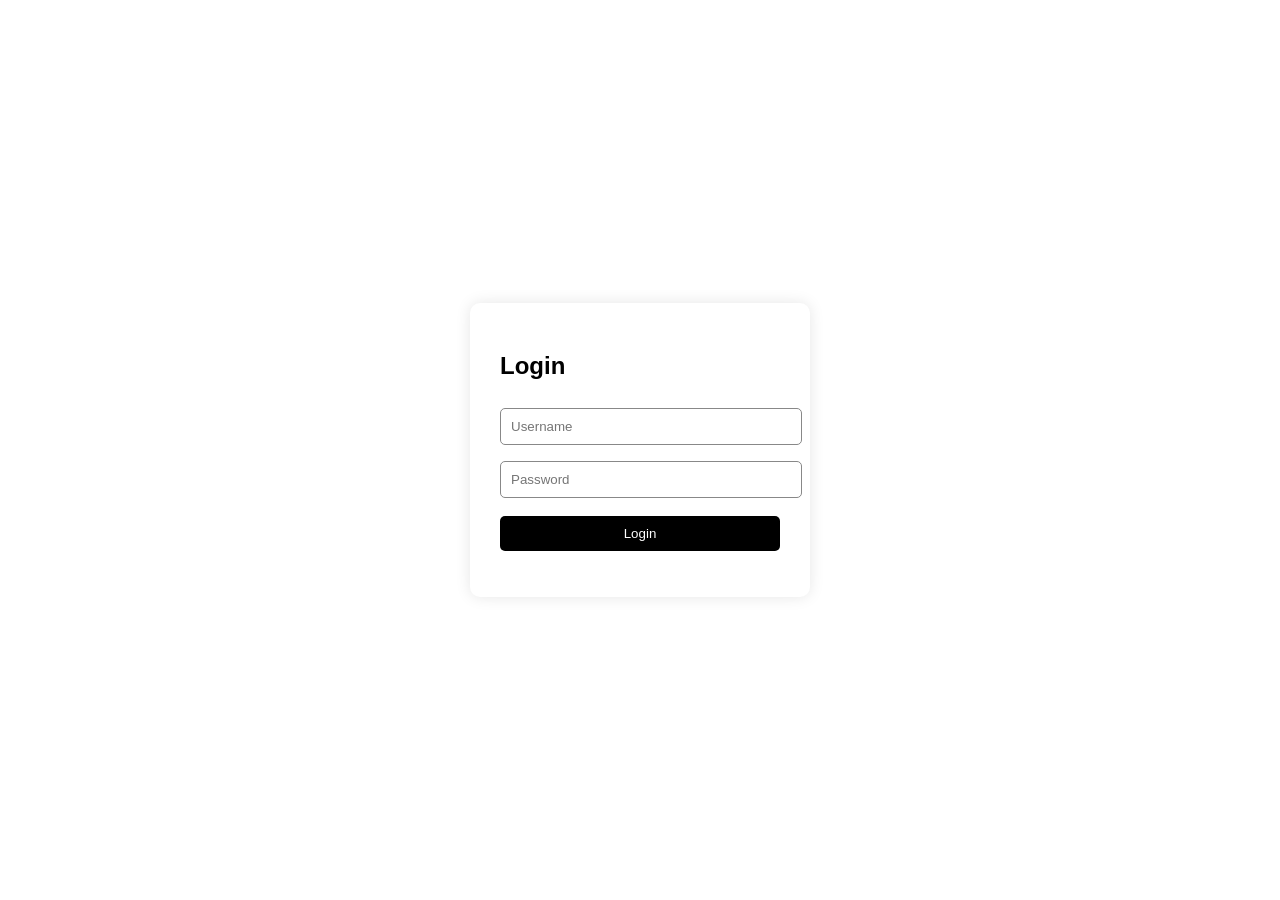
<file: index.html>
<!DOCTYPE html>
<html>
<head>
    <title>Simple Login</title>
    <link rel="stylesheet" href="style.css">
</head>
<body>

<div class="box">
    <h2>Login</h2>

    <form onsubmit="return checkLogin()">
        <input id="username" type="text" placeholder="Username">
        <input id="password" type="password" placeholder="Password">
        <button type="submit">Login</button>
    </form>

    <p id="msg"></p>
</div>

<script src="script.js"></script>
</body>
</html>
</file>
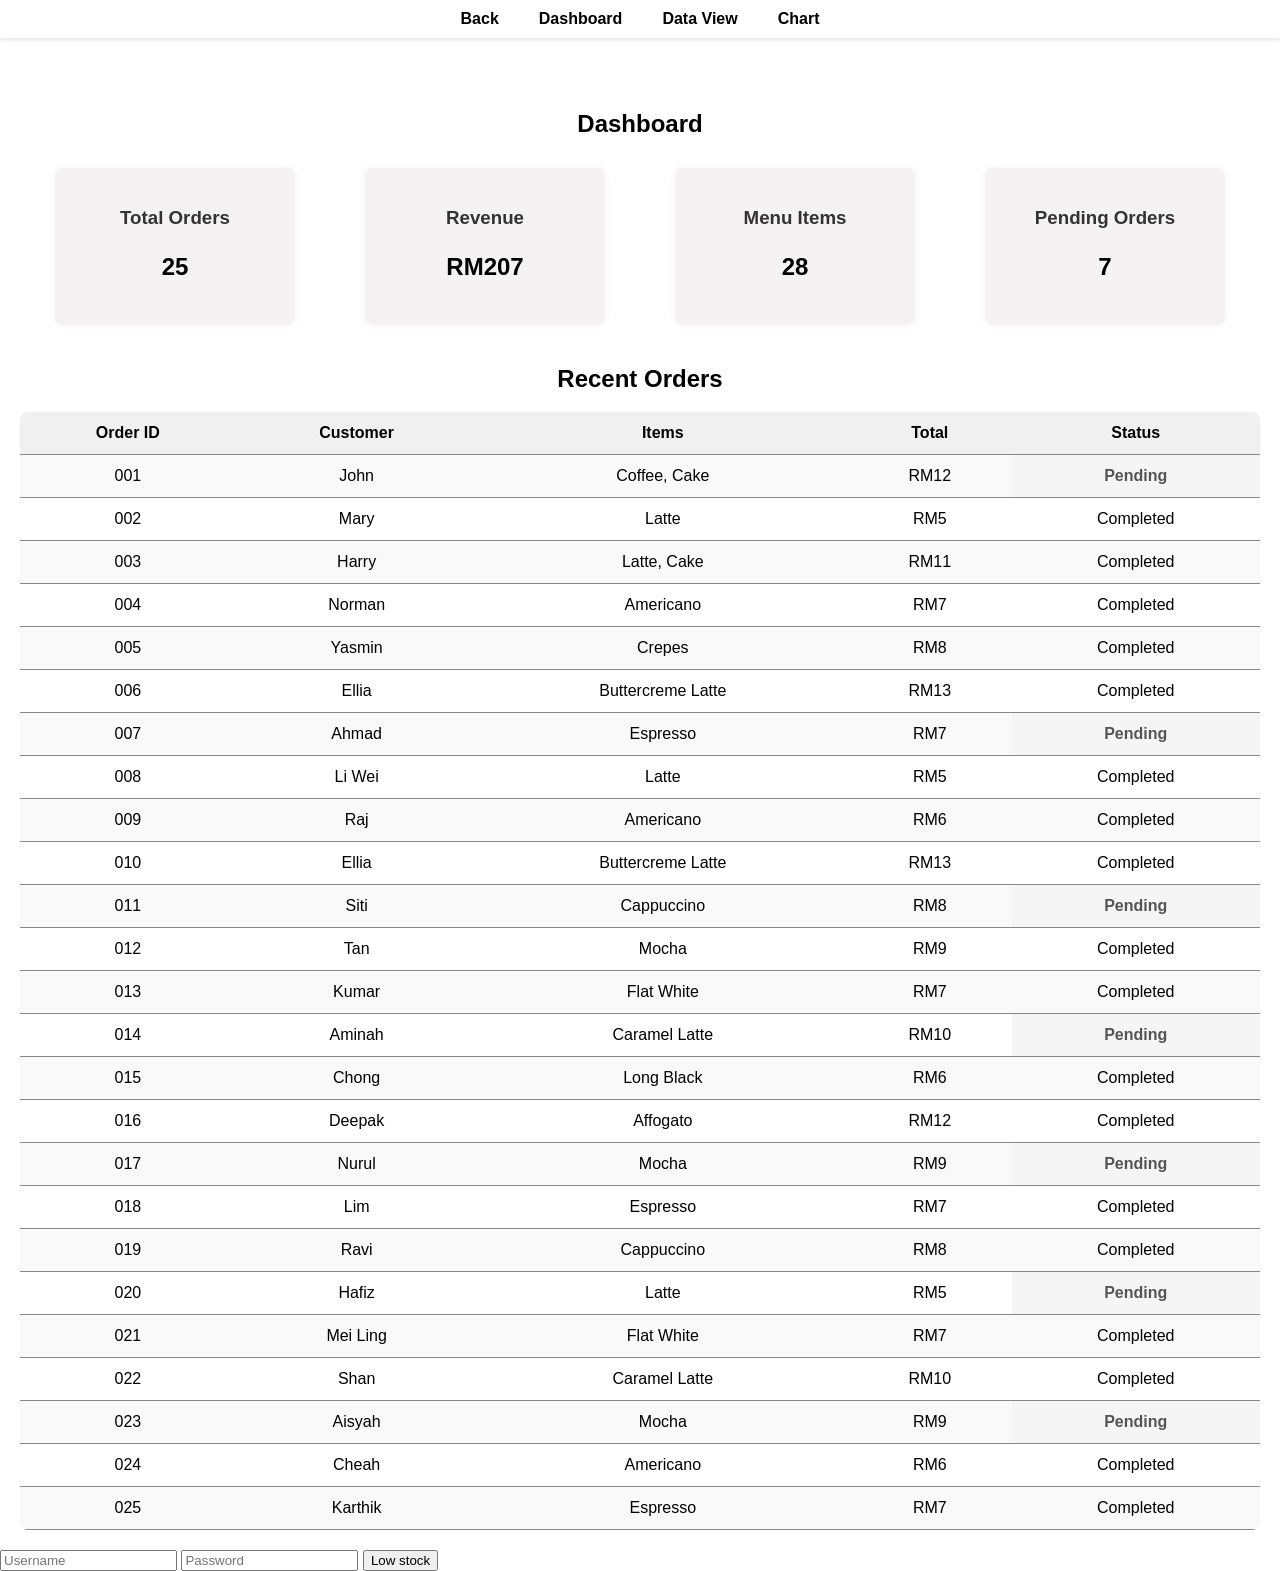
<file: dashboard.html>
<!DOCTYPE html>
<html lang="en">
<head>
<meta charset="UTF-8">
<meta name="viewport" content="width=device-width, initial-scale=1.0">
<title>Dashboard</title>
<style>
/* Body */
body {
    font-family: Arial, sans-serif;
    background: #ffffff; /* putih bersih */
    margin: 0;
    padding: 0;
}

/* Navbar */
nav {
    background-color: #ffffff; /* putih */
    padding: 10px 0;
    position: fixed;
    top: 0;
    width: 100%;
    z-index: 1000;
    box-shadow: 0 2px 4px rgba(0,0,0,0.1); /* soft shadow */
}
nav ul {
    list-style: none;
    display: flex;
    justify-content: center;
    margin: 0;
    padding: 0;
}
nav ul li { margin: 0 20px; }
nav ul li a {
    color: #000000; /* hitam */
    text-decoration: none;
    font-weight: bold;
    font-size: 16px;
}
nav ul li a:hover { 
    text-decoration: underline; 
    color: #555555; /* hover gray */
}

/* Main Section */
section {
    padding: 20px;
    margin-top: 70px; /* space for fixed navbar */
}

/* Headings */
h1, h2 { 
    color: #000000; 
    text-align: center; 
}

/* Summary Cards */
.summary-cards {
    display: flex;
    justify-content: space-around;
    flex-wrap: wrap;
    margin-bottom: 30px;
}
.card {
    background: #f4f2f2; /* putih */
    padding: 20px;
    width: 200px;
    border-radius: 8px;
    text-align: center;
    box-shadow: 0 0 10px rgba(0,0,0,0.05); /* soft shadow */
    margin: 10px;
}
.card h3 { 
    margin-bottom: 10px; 
    color: #333333; 
}
.card p { 
    font-size: 24px; 
    font-weight: bold; 
    color: #000000; 
}

/* Orders Table */
.orders-table table {
    width: 100%;
    border-collapse: collapse;
    background: #ffffff;
    border-radius: 8px;
    overflow: hidden;
}
.orders-table th, .orders-table td {
    padding: 12px;
    text-align: center;
    border-bottom: 1px solid #888888; /* slightly darker gray for visibility */
}
.orders-table th {
    background: #f0f0f0; /* subtle gray header */
    color: #000000; 
}
.orders-table tr:nth-child(even) { 
    background: #f9f9f9; 
}

/* Highlight Pending Orders */
.orders-table td.status-pending {
    background-color: #f5f5f5; /* light gray instead of yellow */
    color: #555555;
    font-weight: bold;
}

</style>
</head>
<body>

<!-- Navbar -->
<nav>
    <ul>
        <li><a href="welcome.html">Back</a></li>
        <li><a href="dashboard.html">Dashboard</a></li>
        <li><a href="dataview.html">Data View</a></li>
        <li><a href="charts.html">Chart</a></li>
        
    </ul>
</nav>

<!-- Dashboard Section -->
<section id="dashboard">
    <h1>Dashboard</h1>

    <!-- Summary Cards -->
    <div class="summary-cards">
        <div class="card"><h3>Total Orders</h3><p>25</p></div>
        <div class="card"><h3>Revenue</h3><p>RM207</p></div>
        <div class="card"><h3>Menu Items</h3><p>28</p></div>
        <div class="card"><h3>Pending Orders</h3><p>7</p></div>
    </div>

    <!-- Recent Orders Table -->
    <h2>Recent Orders</h2>
    <div class="orders-table">
        <table>
            <tr>
                <th>Order ID</th>
                <th>Customer</th>
                <th>Items</th>
                <th>Total</th>
                <th>Status</th>
            </tr>
            <tr>
                <td>001</td>
                <td>John</td>
                <td>Coffee, Cake</td>
                <td>RM12</td>
                <td class="status-pending">Pending</td>
            </tr>
            <tr>
                <td>002</td>
                <td>Mary</td>
                <td>Latte</td>
                <td>RM5</td>
                <td>Completed</td>
            </tr>
            <tr>
                <td>003</td>
                <td>Harry</td>
                <td>Latte, Cake</td>
                <td>RM11</td>
                <td>Completed</td>
            </tr>
            <tr>
                <td>004</td>
                <td>Norman</td>
                <td>Americano</td>
                <td>RM7</td>
                <td>Completed</td>
            </tr>
            <tr>
                <td>005</td>
                <td>Yasmin</td>
                <td>Crepes</td>
                <td>RM8</td>
                <td>Completed</td>
            </tr>
            <tr>
                <td>006</td>
                <td>Ellia</td>
                <td>Buttercreme Latte</td>
                <td>RM13</td>
                <td>Completed</td>
            </tr>
            <tr>
                <td>007</td>
                <td>Ahmad</td>
                <td>Espresso</td>
                <td>RM7</td><td class="status-pending">Pending</td>
            </tr>
<tr>
    <td>008</td>
    <td>Li Wei</td>
    <td>Latte</td>
    <td>RM5</td>
    <td>Completed</td>
</tr>
<tr>
    <td>009</td>
    <td>Raj</td>
    <td>Americano</td>
    <td>RM6</td>
    <td>Completed</td>
</tr>
<tr>
    <td>010</td>
    <td>Ellia</td>
    <td>Buttercreme Latte</td>
    <td>RM13</td>
    <td>Completed</td>
</tr>
<tr>
    <td>011</td>
    <td>Siti</td>
    <td>Cappuccino</td>
    <td>RM8</td>
    <td class="status-pending">Pending</td>
</tr>
<tr>
    <td>012</td>
    <td>Tan</td>
    <td>Mocha</td>
    <td>RM9</td>
    <td>Completed</td>
</tr>
<tr>
    <td>013</td>
    <td>Kumar</td>
    <td>Flat White</td>
    <td>RM7</td>
    <td>Completed</td>
</tr>
<tr>
    <td>014</td>
    <td>Aminah</td>
    <td>Caramel Latte</td>
    <td>RM10</td><td class="status-pending">Pending</td>
</tr>
<tr>
    <td>015</td>
    <td>Chong</td>
    <td>Long Black</td>
    <td>RM6</td>
    <td>Completed</td>
</tr>
<tr>
    <td>016</td>
    <td>Deepak</td>
    <td>Affogato</td>
    <td>RM12</td>
    <td>Completed</td>
</tr>
<tr>
    <td>017</td>
    <td>Nurul</td>
    <td>Mocha</td>
    <td>RM9</td>
    <td class="status-pending">Pending</td>
</tr>
<tr>
    <td>018</td>
    <td>Lim</td>
    <td>Espresso</td>
    <td>RM7</td>
    <td>Completed</td>
</tr>
<tr>
    <td>019</td>
    <td>Ravi</td>
    <td>Cappuccino</td>
    <td>RM8</td>
    <td>Completed</td>
</tr>
<tr>
    <td>020</td>
    <td>Hafiz</td>
    <td>Latte</td>
    <td>RM5</td>
    <td class="status-pending">Pending</td>
</tr>
<tr>
    <td>021</td>
    <td>Mei Ling</td>
    <td>Flat White</td>
    <td>RM7</td>
    <td>Completed</td>
</tr>
<tr>
    <td>022</td>
    <td>Shan</td>
    <td>Caramel Latte</td>
    <td>RM10</td>
    <td>Completed</td>
</tr>
<tr>
    <td>023</td>
    <td>Aisyah</td>
    <td>Mocha</td>
    <td>RM9</td>
    <td class="status-pending">Pending</td>
</tr>
<tr>
    <td>024</td>
    <td>Cheah</td>
    <td>Americano</td>
    <td>RM6</td>
    <td>Completed</td>
</tr>
<tr>
    <td>025</td>
    <td>Karthik</td>
    <td>Espresso</td>
    <td>RM7</td>
    <td>Completed</td>
</tr>

        </table>
    </div>
</section>

<form onsubmit="return checkLogin()">
        <input id="username" type="text" placeholder="Username">
        <input id="password" type="password" placeholder="Password">
        <button type="testbtn">Low stock</button>
    </form>

<script src="script1.js"></script>
</body>
</html>
</file>
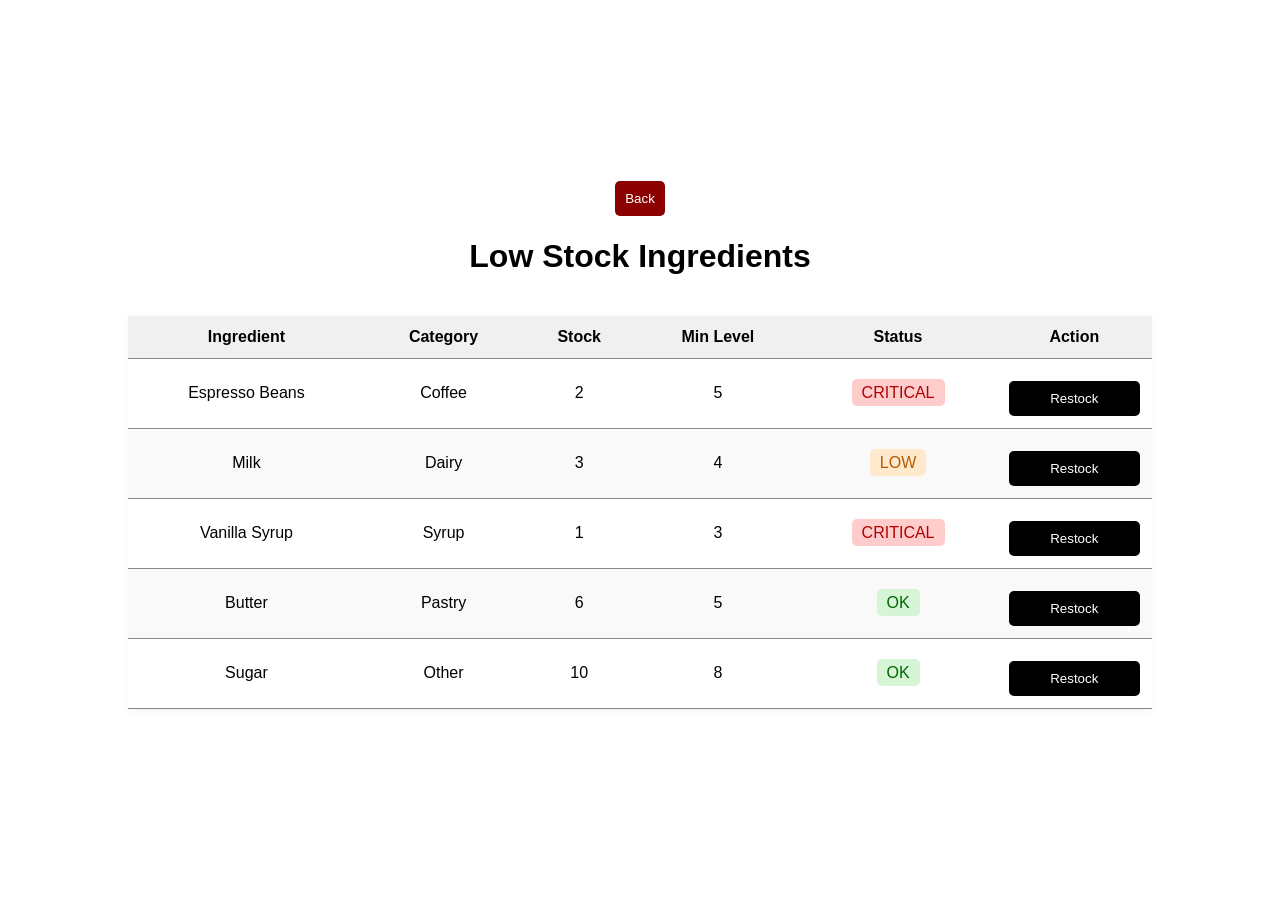
<file: lowstock.html>
<html lang="en">
<head>
    <meta charset="UTF-8">
    <title>lowstock</title>
<style>

/* GLOBAL BODY */
body {
    font-family: Arial, sans-serif;
    background: #ffffff; /* putih bersih */
    color: #000000; /* teks hitam */
    display: flex;
    flex-direction: column;
    align-items: center;
    padding: 20px;
    margin: 0;
}

/* Paragraph */
p {
    color: #000000; /* hitam */
    font-size: 13px;
    font-weight: normal;
    margin-left: 250px;
    line-height: 1.3; /* sedikit jarak antara baris */
}

/* Main Section */
section {
    padding: 20px;
    margin-top: 70px; /* space for fixed navbar */
}

/* Heading */
h1 {
    color: #000000; /* hitam */
    text-align: center;
}

/* Table Styling */
table {
    width: 80%;
    margin: 20px auto;
    border-collapse: collapse;
    box-shadow: 0 2px 8px rgba(0,0,0,0.05); /* soft shadow */
}

th, td {
    padding: 12px;
    text-align: center;
    border-bottom: 1px solid #888888; /* slightly darker line */
}

th {
    background-color: #f0f0f0; /* subtle gray header */
    color: #000000;
}

tr:nth-child(even) {
    background-color: #f9f9f9;
}

/* Status Badges */
.status-ok {
    background-color: #d6f5d6; /* green */
    color: #006600;
    padding: 5px 10px;
    border-radius: 5px;
}

.status-low {
    background-color: #ffe9cc; /* orange */
    color: #b35a00;
    padding: 5px 10px;
    border-radius: 5px;
}

.status-critical {
    background-color: #ffcccc; /* red */
    color: #b30000;
    padding: 5px 10px;
    border-radius: 5px;
}

/* Button */
button {
    padding: 5px 10px;
    border: none;
    border-radius: 5px;
    background-color: #04AA6D; /* green normal */
    color: white;
    cursor: pointer;
}

button:hover {
    background-color: #059862; /* darker green hover */
}

.testbtn {
    display: inline-block;
    width: auto;
    margin-right: auto;
    background-color: #8B0000; /* red for testbtn normal */
    color: white;
}

.testbtn:hover {
    background-color: #ff4d4d; /* lighter red hover */
}

</style>

<body>

    
</style>

<link rel="stylesheet" href="style.css">
</head>

<body>

    <a href="dashboard.html">
    <button class="testbtn">Back</button>
</a>

    <h1>Low Stock Ingredients</h1>

    <table>
        <thead>
            <tr>
                <th>Ingredient</th>
                <th>Category</th>
                <th>Stock</th>
                <th>Min Level</th>
                <th>Status</th>
                <th>Action</th>
            </tr>
        </thead>
        <tbody id="ingredient-table">
            <!-- JS will populate rows here -->
        </tbody>
    </table>

    <script src="ingredients.js"></script>
    
</body>
</html>

</body>
</file>
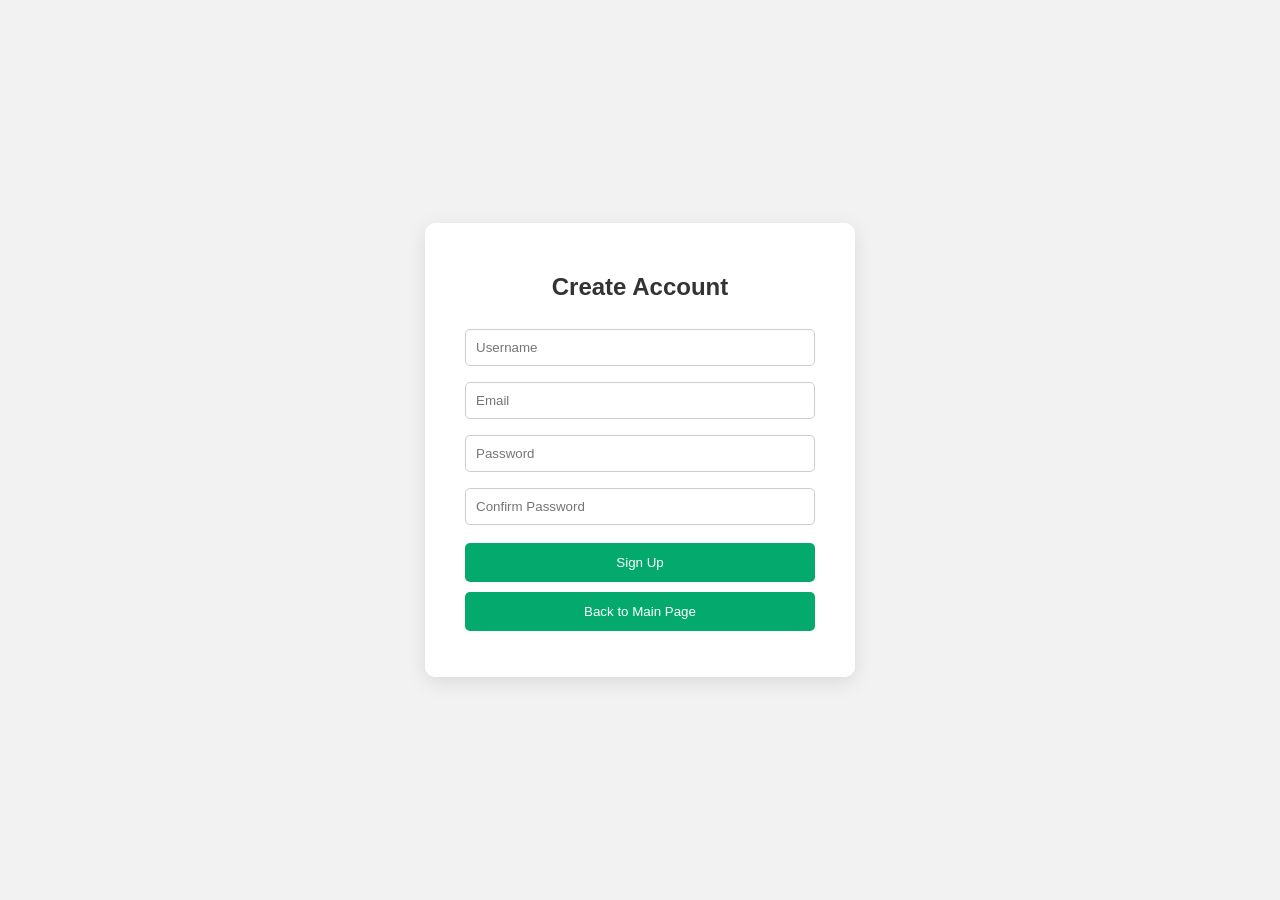
<file: signup.html>
<!DOCTYPE html>
<html lang="en">
<head>
<meta charset="UTF-8">
<title>Sign Up</title>
<style>
body {
    font-family: Arial, sans-serif;
    background-color: #f2f2f2;
    display: flex;
    justify-content: center;
    align-items: center;
    height: 100vh;
    margin: 0;
}

.signup-box {
    background: white;
    padding: 30px 40px;
    border-radius: 10px;
    box-shadow: 0 5px 20px rgba(0,0,0,0.1);
    width: 350px;
}

.signup-box h2 {
    text-align: center;
    margin-bottom: 20px;
    color: #333;
}

.signup-box input {
    width: 100%;
    padding: 10px;
    margin: 8px 0;
    border-radius: 5px;
    border: 1px solid #ccc;
    box-sizing: border-box;
}

.signup-box button {
    width: 100%;
    padding: 12px;
    background-color: #04AA6D;
    color: white;
    border: none;
    border-radius: 5px;
    cursor: pointer;
    margin-top: 10px;
}

.signup-box button:hover {
    background-color: #038153;
}

#msg {
    color: red;
    text-align: center;
    margin-top: 10px;
}
</style>
</head>
<body>

<div class="signup-box">
    <h2>Create Account</h2>
    <input type="text" id="username" placeholder="Username" required>
    <input type="email" id="email" placeholder="Email" required>
    <input type="password" id="password" placeholder="Password" required>
    <input type="password" id="confirmPassword" placeholder="Confirm Password" required>
    <button onclick="signup()">Sign Up</button>
    <a href="welcome.html"><button class="testbtn">Back to Main Page</button></a>
    <p id="msg"></p>
</div>

<script>
// Simple JS validation
function signup() {
    const username = document.getElementById('username').value.trim();
    const email = document.getElementById('email').value.trim();
    const password = document.getElementById('password').value;
    const confirmPassword = document.getElementById('confirmPassword').value;
    const msg = document.getElementById('msg');

    if(!username || !email || !password || !confirmPassword) {
        msg.textContent = "All fields are required!";
        return;
    }

    if(password !== confirmPassword) {
        msg.textContent = "Passwords do not match!";
        return;
    }

    msg.style.color = "green";
    msg.textContent = "Account created successfully!";

    // Clear inputs
    document.getElementById('username').value = "";
    document.getElementById('email').value = "";
    document.getElementById('password').value = "";
    document.getElementById('confirmPassword').value = "";
}
</script>

</body>
</html>
</file>
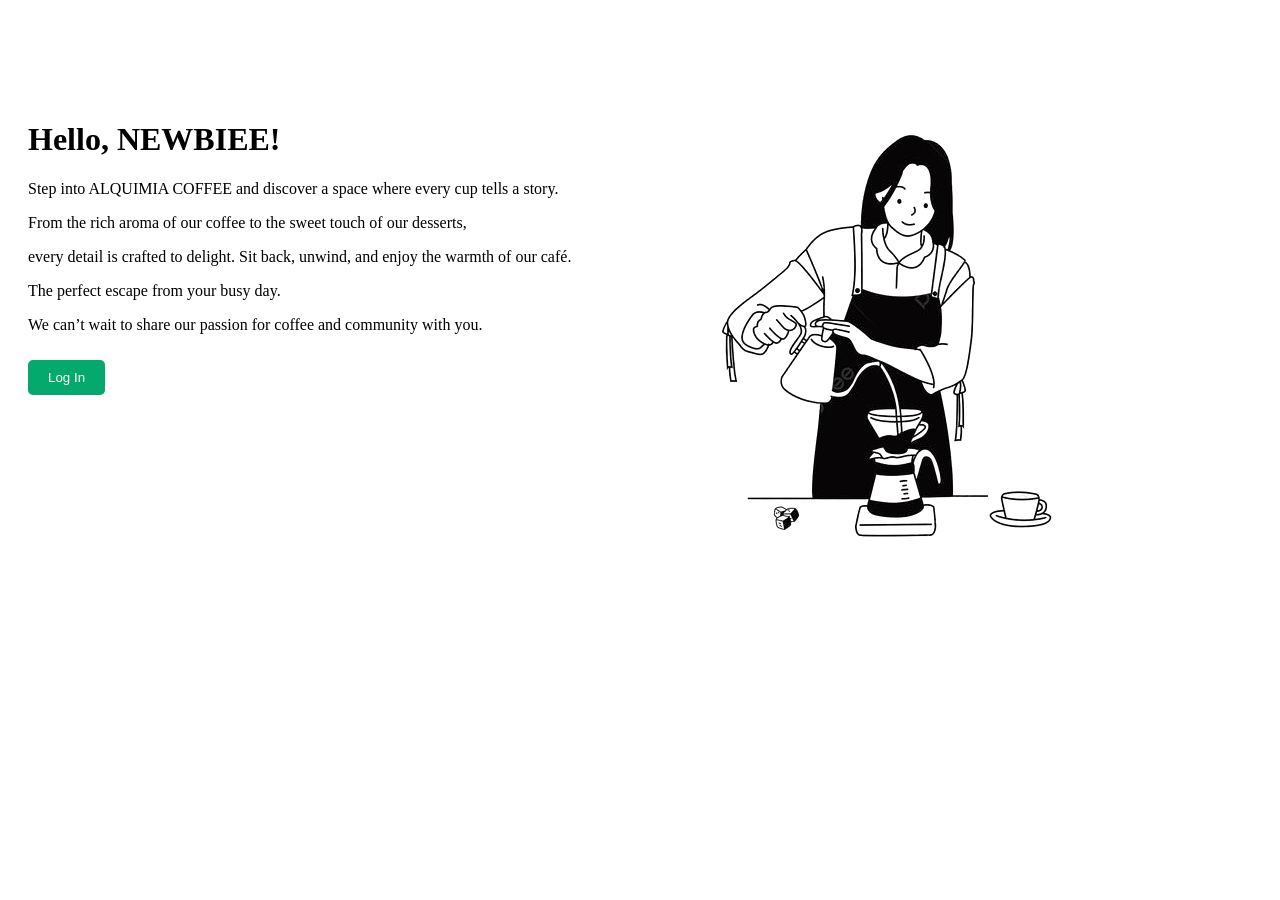
<file: welcome.html>
<body>

<div class="container">
    <div class="text-section">
        <h1>Hello, NEWBIEE!</h1>
        <p>Step into ALQUIMIA COFFEE and discover a space where every cup tells a story.</p>
        <p>From the rich aroma of our coffee to the sweet touch of our desserts,</p>
        <p>every detail is crafted to delight. Sit back, unwind, and enjoy the warmth of our café. </p>
        <p>The perfect escape from your busy day.</p>
        <p>We can’t wait to share our passion for coffee and community with you.</p>

       <a href="index.html"><button class="testbtn">Log In</button></a>

    </div>

    <div class="image-section">
        <img src="gambar/hello.png" alt="Welcome Photo">
    </div>
</div>

<style>
/* Container untuk text + image */
.container {
    display: flex;
    justify-content: space-between;
    align-items: flex-start;
    padding: 20px;
    margin-top: 80px; /* supaya bawah navbar */
    width: 90%;
    max-width: 1200px;
}

/* Teks di kiri */
.text-section {
    flex: 1;
    margin-right: 20px;
}

/* Gambar di kanan */
.image-section {
    flex: 1;
    text-align: center;
}

.image-section img {
    max-width: 100%;
    height: auto;
    border-radius: 10px;
}

/* Button styling */
.testbtn {
    display: inline-block;
    padding: 10px 20px;
    background-color: #04AA6D;
    color: white;
    border: none;
    border-radius: 5px;
    cursor: pointer;
    margin-top: 10px;
}
.testbtn:hover {
    background-color: #9f9c9c;
}
</style>

</body>
</file>
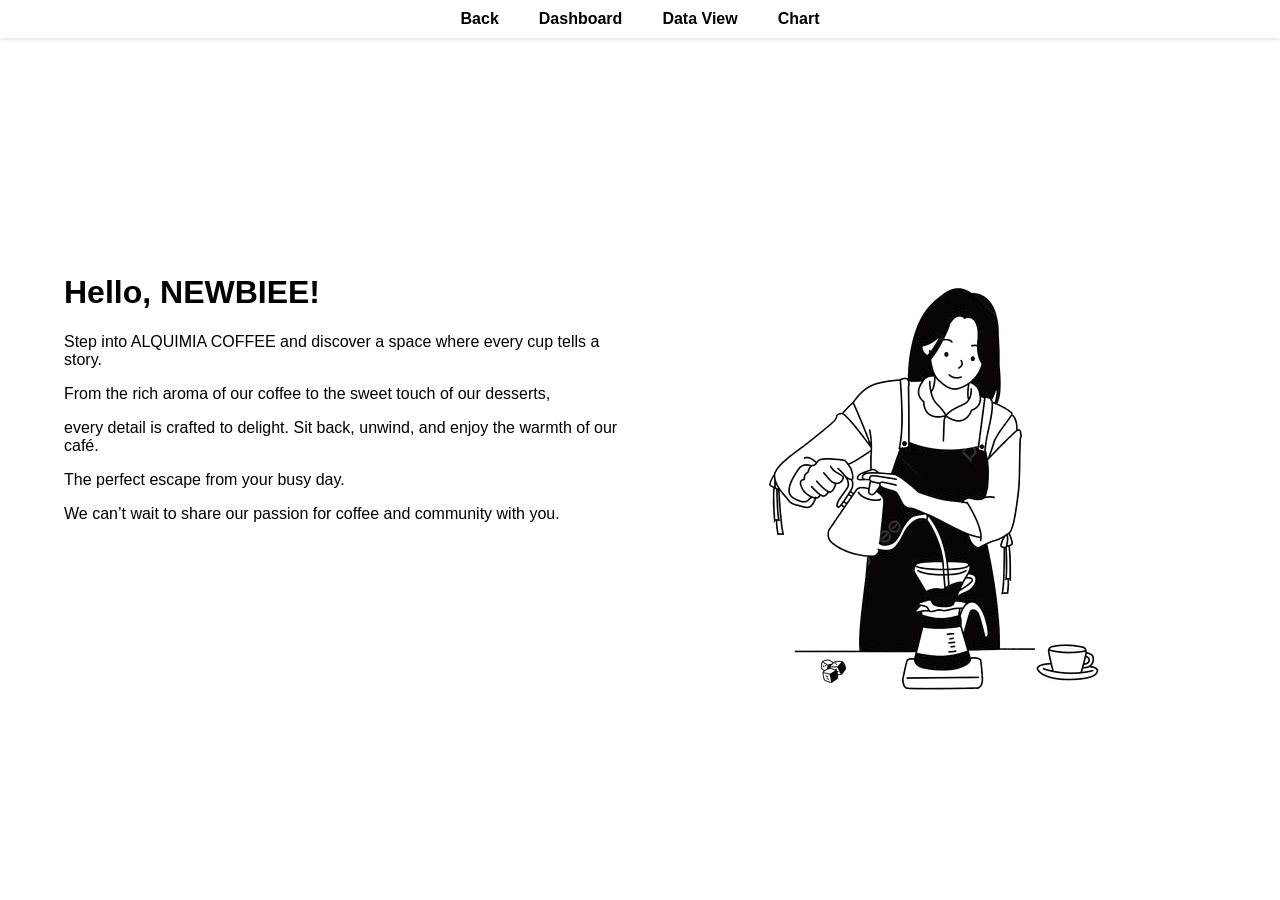
<file: welcome1.html>
<body>

<nav>
    <ul>
        <li><a href="index.html">Back</a></li>
        <li><a href="dashboard.html">Dashboard</a></li>
        <li><a href="dataview.html">Data View</a></li>
        <li><a href="charts.html">Chart</a></li>
    </ul>
</nav>

<link rel="stylesheet" href="style.css">

<div class="container">
    <div class="text-section">
        <h1>Hello, NEWBIEE!</h1>
        <p>Step into ALQUIMIA COFFEE and discover a space where every cup tells a story.</p>
        <p>From the rich aroma of our coffee to the sweet touch of our desserts,</p>
        <p>every detail is crafted to delight. Sit back, unwind, and enjoy the warmth of our café. </p>
        <p>The perfect escape from your busy day.</p>
        <p>We can’t wait to share our passion for coffee and community with you.</p>

    </div>

    <div class="image-section">
        <img src="gambar/hello.png" alt="Welcome Photo">
    </div>
</div>

<style>
/* Container untuk text + image */
.container {
    display: flex;
    justify-content: space-between;
    align-items: flex-start;
    padding: 20px;
    margin-top: 80px; /* supaya bawah navbar */
    width: 90%;
    max-width: 1200px;
}

/* Teks di kiri */
.text-section {
    flex: 1;
    margin-right: 20px;
}

/* Gambar di kanan */
.image-section {
    flex: 1;
    text-align: center;
}

.image-section img {
    max-width: 100%;
    height: auto;
    border-radius: 10px;
}

/* Button styling */
.testbtn {
    display: inline-block;
    padding: 10px 20px;
    background-color: #04AA6D;
    color: white;
    border: none;
    border-radius: 5px;
    cursor: pointer;
    margin-top: 10px;
}
.testbtn:hover {
    background-color: #9f9c9c;
}
</style>

</body>
</file>
<file: style.css>
body { /* background */
    font-family: Arial, sans-serif;
    background: #ffffff; /* putih bersih */
    display: flex;
    justify-content: center;
    align-items: center;
    height: 100vh;
    margin: 0;
}

.box {
    background: #ffffff; /* box putih */
    padding: 30px;
    width: 280px;
    border-radius: 10px;
    box-shadow: 0 0 15px rgba(0,0,0,0.1); /* lebih soft shadow */
    text-align: left;
}

h2 {
    margin-bottom: 20px;
    color: #000000; /* hitam */
}

input {
    width: 100%;
    padding: 10px;
    margin: 8px 0;
    border: 1px solid #888888; /* subtle gray border */
    border-radius: 5px;
}

button { /*button log in*/
    width: 100%;
    padding: 10px;
    margin-top: 10px;
    background: #000000; /* hitam */
    color: #ffffff; /* putih text */
    border: none;
    border-radius: 5px;
    cursor: pointer;
}

button:hover {
    background: #333333; /* hover dark gray */
}

#msg {
    color: red;
    margin-top: 10px;
}

/* Remove default margin/padding */
body, ul {
    margin: 0;
    padding: 0;
}

/* Navbar atas styling */
nav {
    background-color: #ffffff; /* putih */
    padding: 10px 0;
    position: fixed;    
    top: 0;             
    width: 100%;        
    z-index: 1000;      
    box-shadow: 0 2px 4px rgba(0,0,0,0.1); /* subtle shadow */
}

/* Remove list style and align horizontally nav bar */
nav ul {
    list-style: none;
    display: flex;
    justify-content: center;
}

/* Navbar items */
nav ul li {
    margin: 0 20px;
}

/* Links styling */
nav ul li a {
    color: #000000; /* hitam */
    text-decoration: none;
    font-weight: bold;
    font-size: 16px;
}

nav ul li a:hover {
    text-decoration: underline;
    color: #555555; /* hover medium gray */
}
</file>
